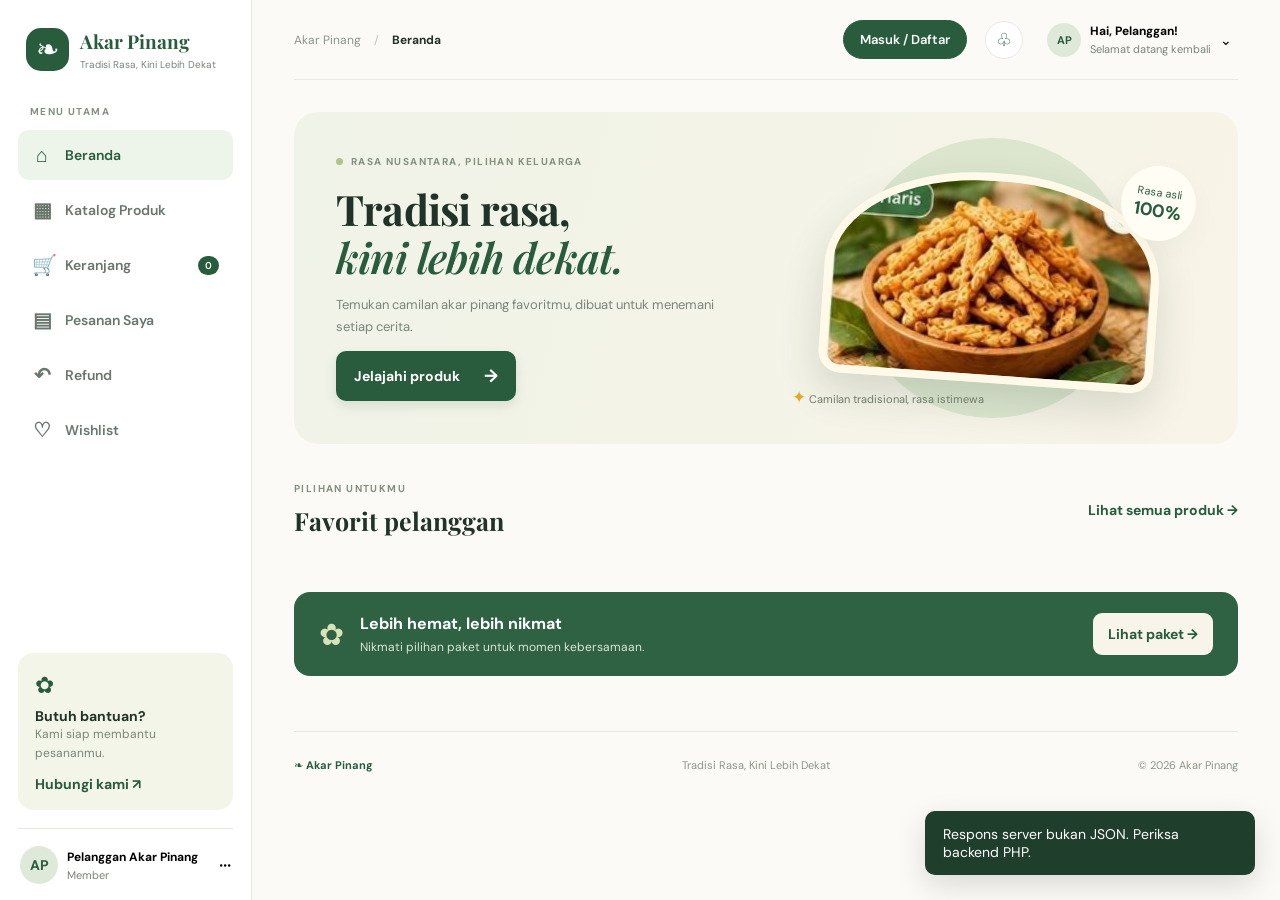
<file: akar-pinang-web/index.html>
<!doctype html>
<html lang="id">
<head>
<meta charset="utf-8">
<meta name="viewport" content="width=device-width,initial-scale=1">
<meta name="theme-color" content="#285c3d">
<title>Akar Pinang — Tradisi Rasa, Kini Lebih Dekat</title>

<link rel="preconnect" href="https://fonts.googleapis.com">
<link rel="preconnect" href="https://fonts.gstatic.com" crossorigin>
<link href="https://fonts.googleapis.com/css2?family=DM+Sans:wght@400;500;600;700&family=Playfair+Display:wght@600;700&display=swap" rel="stylesheet">

<link rel="stylesheet" href="style.css">
<link rel="stylesheet" href="auth.css">
</head>

<body>
<div class="app-shell">

<aside class="sidebar">
    <a class="brand" href="#home">
        <span class="brand-mark">❧</span>
        <span>
            <b>Akar Pinang</b>
            <small>Tradisi Rasa, Kini Lebih Dekat</small>
        </span>
    </a>

    <div class="side-label">MENU UTAMA</div>

    <nav class="side-nav">
        <button class="nav-item active" data-page="home"><span>⌂</span> Beranda</button>
        <button class="nav-item" data-page="catalog"><span>▦</span> Katalog Produk</button>
        <button class="nav-item" data-page="cart"><span>🛒</span> Keranjang <i id="cartCount">0</i></button>
        <button class="nav-item" data-page="orders"><span>▤</span> Pesanan Saya</button>
        <button class="nav-item" data-page="refund"><span>↶</span> Refund</button>
        <button class="nav-item" data-page="wishlist"><span>♡</span> Wishlist</button>
    </nav>

    <div class="sidebar-bottom">
        <div class="help-card">
            <span>✿</span>
            <b>Butuh bantuan?</b>
            <p>Kami siap membantu pesananmu.</p>
            <button onclick="toast('Hubungi admin Akar Pinang melalui kontak toko.')">Hubungi kami ↗</button>
        </div>

        <button class="profile-mini" data-page="account">
            <span class="avatar">AP</span>
            <span><b>Pelanggan Akar Pinang</b><small>Member</small></span>
            <span class="dots">···</span>
        </button>
    </div>
</aside>

<main class="main">

<header class="topbar">
    <button class="mobile-menu" id="mobileMenu">☰</button>
    <div class="breadcrumb">Akar Pinang <span>/</span> <b id="crumb">Beranda</b></div>
    <div class="top-actions">
        <button class="icon-button" aria-label="Notifikasi" onclick="toast('Belum ada notifikasi baru.')">♧</button>
        <button class="top-user" data-page="account">
            <span class="avatar small">AP</span>
            <span><b>Hai, Pelanggan!</b><small>Selamat datang kembali</small></span>⌄
        </button>
    </div>
</header>

<!-- BERANDA -->
<section class="page active" id="page-home">
    <div class="welcome-row">
        <div>
            <div class="eyebrow"><span></span> RASA NUSANTARA, PILIHAN KELUARGA</div>
            <h1>Tradisi rasa,<br><em>kini lebih dekat.</em></h1>
            <p class="muted">Temukan camilan akar pinang favoritmu, dibuat untuk menemani setiap cerita.</p>
            <button class="primary" data-page="catalog">Jelajahi produk <span>→</span></button>
        </div>

        <div class="hero-art">
            <div class="hero-circle"></div>
            <img src="assets/product1.jpg" alt="Akar pinang renyah dalam mangkuk">
            <span class="hero-sticker">Rasa asli<br><b>100%</b></span>
            <div class="hero-caption"><span>✦</span> Camilan tradisional, rasa istimewa</div>
        </div>
    </div>

    <div class="section-head">
        <div>
            <div class="eyebrow">PILIHAN UNTUKMU</div>
            <h2>Favorit pelanggan</h2>
        </div>
        <button class="text-link" data-page="catalog">Lihat semua produk →</button>
    </div>

    <div class="product-grid" id="homeProducts"></div>

    <div class="promo-strip">
        <span class="promo-icon">✿</span>
        <div>
            <b>Lebih hemat, lebih nikmat</b>
            <p>Nikmati pilihan paket untuk momen kebersamaan.</p>
        </div>
        <button class="light-button" data-page="catalog">Lihat paket →</button>
    </div>
</section>

<!-- KATALOG -->
<section class="page" id="page-catalog">
    <div class="page-heading">
        <div>
            <div class="eyebrow">TEMUKAN CAMILAN FAVORIT</div>
            <h1>Katalog Produk</h1>
            <p class="muted">Renyahnya tradisi dalam setiap gigitan.</p>
        </div>
        <div class="search-wrap">⌕ <input id="search" placeholder="Cari camilan..." aria-label="Cari produk"></div>
    </div>

    <div class="catalog-tools">
        <div class="chips">
            <button class="chip active" data-category="Semua">Semua</button>
            <button class="chip" data-category="Akar Pinang">Akar Pinang</button>
            <button class="chip" data-category="Camilan Lain">Camilan Lain</button>
        </div>

        <select id="sort" aria-label="Urutkan produk">
            <option value="popular">Paling populer</option>
            <option value="low">Harga terendah</option>
            <option value="high">Harga tertinggi</option>
            <option value="rating">Rating tertinggi</option>
        </select>
    </div>

    <div class="product-grid" id="catalogProducts"></div>
</section>

<!-- KERANJANG -->
<section class="page" id="page-cart">
    <div class="page-heading">
        <div>
            <div class="eyebrow">TINGGAL SELANGKAH LAGI</div>
            <h1>Keranjang Belanja</h1>
            <p class="muted">Pastikan pilihanmu sudah sesuai.</p>
        </div>
    </div>

    <div class="cart-layout">
        <div class="panel" id="cartItems"></div>

        <div class="panel summary-panel">
            <h3>Ringkasan belanja</h3>
            <label class="field-label">Kode voucher</label>

            <div class="voucher-row">
                <input id="voucher" placeholder="Masukkan kode promo">
                <button class="outline-button" id="applyVoucher">Pakai</button>
            </div>

            <div class="summary-line"><span>Subtotal</span><b id="subtotal">Rp0</b></div>
            <div class="summary-line"><span>Estimasi ongkir</span><b id="shipping">Rp12.000</b></div>
            <div class="summary-line discount-line"><span>Diskon</span><b id="discount">− Rp0</b></div>
            <div class="summary-total"><span>Total</span><b id="total">Rp12.000</b></div>

            <button class="primary full" id="checkoutBtn">Lanjut checkout <span>→</span></button>
            <p class="secure-note">♧ Pembayaran aman dan mudah</p>
        </div>
    </div>
</section>

<!-- CHECKOUT -->
<section class="page" id="page-checkout">
    <div class="page-heading">
        <div>
            <div class="eyebrow">PROSES PEMESANAN</div>
            <h1>Checkout</h1>
            <p class="muted">Lengkapi detail pengiriman dan pembayaran.</p>
        </div>
    </div>

    <div class="steps">
        <span class="step active">1 <b>Alamat</b></span>
        <i></i>
        <span class="step active">2 <b>Pembayaran</b></span>
        <i></i>
        <span class="step">3 <b>Konfirmasi</b></span>
    </div>

    <form class="panel checkout-form" id="checkoutForm">
        <h3>Alamat pengiriman</h3>

        <div class="form-grid">
            <label>
                Nama penerima
                <input required name="nama" type="text" placeholder="Nama lengkap penerima">
            </label>

            <label>
                Nomor telepon
                <input required name="telepon" type="tel" placeholder="08xxxxxxxxxx">
            </label>

            <label>
                Provinsi
                <input required name="provinsi" type="text" placeholder="Contoh: Kalimantan Selatan">
            </label>

            <label>
                Kota/Kabupaten
                <input required name="kota" type="text" placeholder="Contoh: Banjarmasin">
            </label>

            <label>
                Kecamatan
                <input required name="kecamatan" type="text" placeholder="Nama kecamatan">
            </label>

            <label>
                Kode pos
                <input required name="pos" type="text" inputmode="numeric" placeholder="Masukkan kode pos">
            </label>

            <label class="wide">
                Alamat lengkap
                <textarea required name="alamat" rows="3" placeholder="Nama jalan, nomor rumah, RT/RW, kelurahan..."></textarea>
            </label>
        </div>

        <h3>Jasa pengiriman</h3>

        <div class="choice-row">
            <label><input type="radio" name="ekspedisi" value="JNE" checked> JNE <small>Rp12.000</small></label>
            <label><input type="radio" name="ekspedisi" value="SiCepat"> SiCepat <small>Rp13.000</small></label>
            <label><input type="radio" name="ekspedisi" value="J&T Express"> J&amp;T Express <small>Rp14.000</small></label>
        </div>

        <h3>Metode pembayaran</h3>

        <div class="payment-grid">
            <label><input type="radio" name="payment" value="transfer_bank" checked> Transfer bank</label>
            <label><input type="radio" name="payment" value="dana"> DANA</label>
            <label><input type="radio" name="payment" value="ovo"> OVO</label>
            <label><input type="radio" name="payment" value="gopay"> GoPay</label>
            <label><input type="radio" name="payment" value="shopeepay"> ShopeePay</label>
            <label><input type="radio" name="payment" value="cod"> COD</label>
        </div>

        <button class="primary" type="submit">Buat pesanan <span>→</span></button>
        <p class="muted tiny">Pesanan dicatat dengan status pembayaran menunggu. Pembayaran belum diproses otomatis.</p>
    </form>
</section>

<!-- PESANAN -->
<section class="page" id="page-orders">
    <div class="page-heading">
        <div>
            <div class="eyebrow">RIWAYAT TRANSAKSI</div>
            <h1>Pesanan Saya</h1>
            <p class="muted">Pantau pesanan dan status pengirimanmu.</p>
        </div>
    </div>
    <div class="panel" id="ordersList"></div>
</section>

<!-- REFUND -->
<section class="page" id="page-refund">
    <div class="page-heading">
        <div>
            <div class="eyebrow">LAYANAN PELANGGAN</div>
            <h1>Pengajuan Refund</h1>
            <p class="muted">Ada kendala dengan pesanan? Kami siap membantu.</p>
        </div>
        <span class="refund-icon">↶</span>
    </div>

    <div class="refund-info">
        <span>ⓘ</span>
        <div>
            <b>Sebelum mengajukan refund</b>
            <p>Siapkan kode pesanan dan bukti foto jika ada. Pengajuan akan ditinjau oleh tim Akar Pinang.</p>
        </div>
    </div>

    <div class="refund-layout">
        <form class="panel checkout-form" id="refundForm">
            <h3>Formulir refund</h3>

            <label class="field-label">
                Kode pesanan
                <select required id="refundOrder">
                    <option value="">Pilih pesanan</option>
                </select>
            </label>

            <label class="field-label">
                Alasan refund
                <select required id="refundReason">
                    <option value="">Pilih alasan</option>
                    <option value="produk_rusak">Produk rusak</option>
                    <option value="produk_salah">Produk yang diterima salah</option>
                    <option value="tidak_sesuai">Produk tidak sesuai deskripsi</option>
                    <option value="pesanan_tidak_sampai">Pesanan tidak sampai</option>
                    <option value="lainnya">Alasan lainnya</option>
                </select>
            </label>

            <label class="field-label">
                Ceritakan kendalamu
                <textarea id="refundDescription" rows="4" placeholder="Jelaskan kendala yang kamu alami..."></textarea>
            </label>

            <label class="field-label">
                Bukti foto (opsional)
                <input id="refundPhoto" type="file" accept="image/jpeg,image/png,image/webp">
                <small class="muted">Format JPG, PNG atau WEBP.</small>
            </label>

            <h3>Pengembalian dana ke</h3>

            <label class="field-label">
                Metode refund
                <select id="refundMethod" required>
                    <option value="transfer_bank">Transfer bank</option>
                    <option value="dana">DANA</option>
                    <option value="ovo">OVO</option>
                    <option value="gopay">GoPay</option>
                    <option value="shopeepay">ShopeePay</option>
                </select>
            </label>

            <div id="bankFields" class="form-grid">
                <label>Nama bank<input id="bankName" placeholder="Contoh: BCA"></label>
                <label>Nomor rekening / akun<input id="accountNumber" placeholder="Nomor tujuan"></label>
                <label class="wide">Atas nama<input id="accountHolder" placeholder="Nama pemilik rekening"></label>
            </div>

            <button class="primary" type="submit">Kirim pengajuan refund <span>→</span></button>
            <p class="muted tiny">Pengajuan refund mengikuti pemeriksaan dan ketentuan server.</p>
        </form>

        <div class="panel refund-history">
            <h3>Riwayat refund</h3>
            <p class="muted">Status pengajuanmu akan muncul di sini.</p>
            <div id="refundList" class="empty-state">
                <span>↶</span>
                <b>Belum ada pengajuan</b>
                <small>Riwayat refund akan tampil setelah pengajuan dibuat.</small>
            </div>
        </div>
    </div>
</section>

<!-- WISHLIST -->
<section class="page" id="page-wishlist">
    <div class="page-heading">
        <div>
            <div class="eyebrow">SIMPAN UNTUK NANTI</div>
            <h1>Wishlist</h1>
            <p class="muted">Produk yang kamu sukai.</p>
        </div>
    </div>
    <div class="product-grid" id="wishlistProducts"></div>
</section>

<!-- AKUN -->
<section class="page" id="page-account">
    <div class="page-heading">
        <div>
            <div class="eyebrow">RUANG PRIBADIMU</div>
            <h1>Akun Saya</h1>
            <p class="muted">Kelola informasi dan preferensimu.</p>
        </div>
    </div>

    <div class="panel account-panel">
        <span class="avatar large">AP</span>
        <div>
            <h2>Pelanggan Akar Pinang</h2>
            <span class="member-tag">✦ Member</span>
            <p class="muted">Selamat datang di keluarga Akar Pinang.</p>
        </div>
    </div>

    <div class="account-links">
        <button data-page="orders"><span>▤</span><b>Pesanan Saya</b><small>Lihat riwayat pembelian</small>→</button>
        <button data-page="refund"><span>↶</span><b>Refund</b><small>Ajukan atau cek status refund</small>→</button>
        <button data-page="wishlist"><span>♡</span><b>Wishlist</b><small>Produk favoritmu</small>→</button>
        <button onclick="toast('Pengaturan akun akan tersedia pada versi terhubung database.')"><span>⚙</span><b>Pengaturan</b><small>Notifikasi dan bahasa</small>→</button>
    </div>
</section>

<!-- DETAIL PRODUK -->
<section class="page" id="page-detail">
    <button class="text-link back-link" data-page="catalog">← Kembali ke katalog</button>
    <div id="detailContent"></div>
</section>

<footer class="footer">
    <span>❧ <b>Akar Pinang</b></span>
    <span>Tradisi Rasa, Kini Lebih Dekat</span>
    <span>© 2026 Akar Pinang</span>
</footer>

</main>
</div>

<div class="toast" id="toast"></div>

<nav class="mobile-nav">
    <button data-page="home"><span>⌂</span>Home</button>
    <button data-page="catalog"><span>▦</span>Katalog</button>
    <button data-page="cart"><span>🛒</span>Keranjang</button>
    <button data-page="orders"><span>▤</span>Pesanan</button>
    <button data-page="account"><span>○</span>Akun</button>
</nav>

<script src="app.js"></script>
<script src="auth.js"></script>
</body>
</html>
</file>
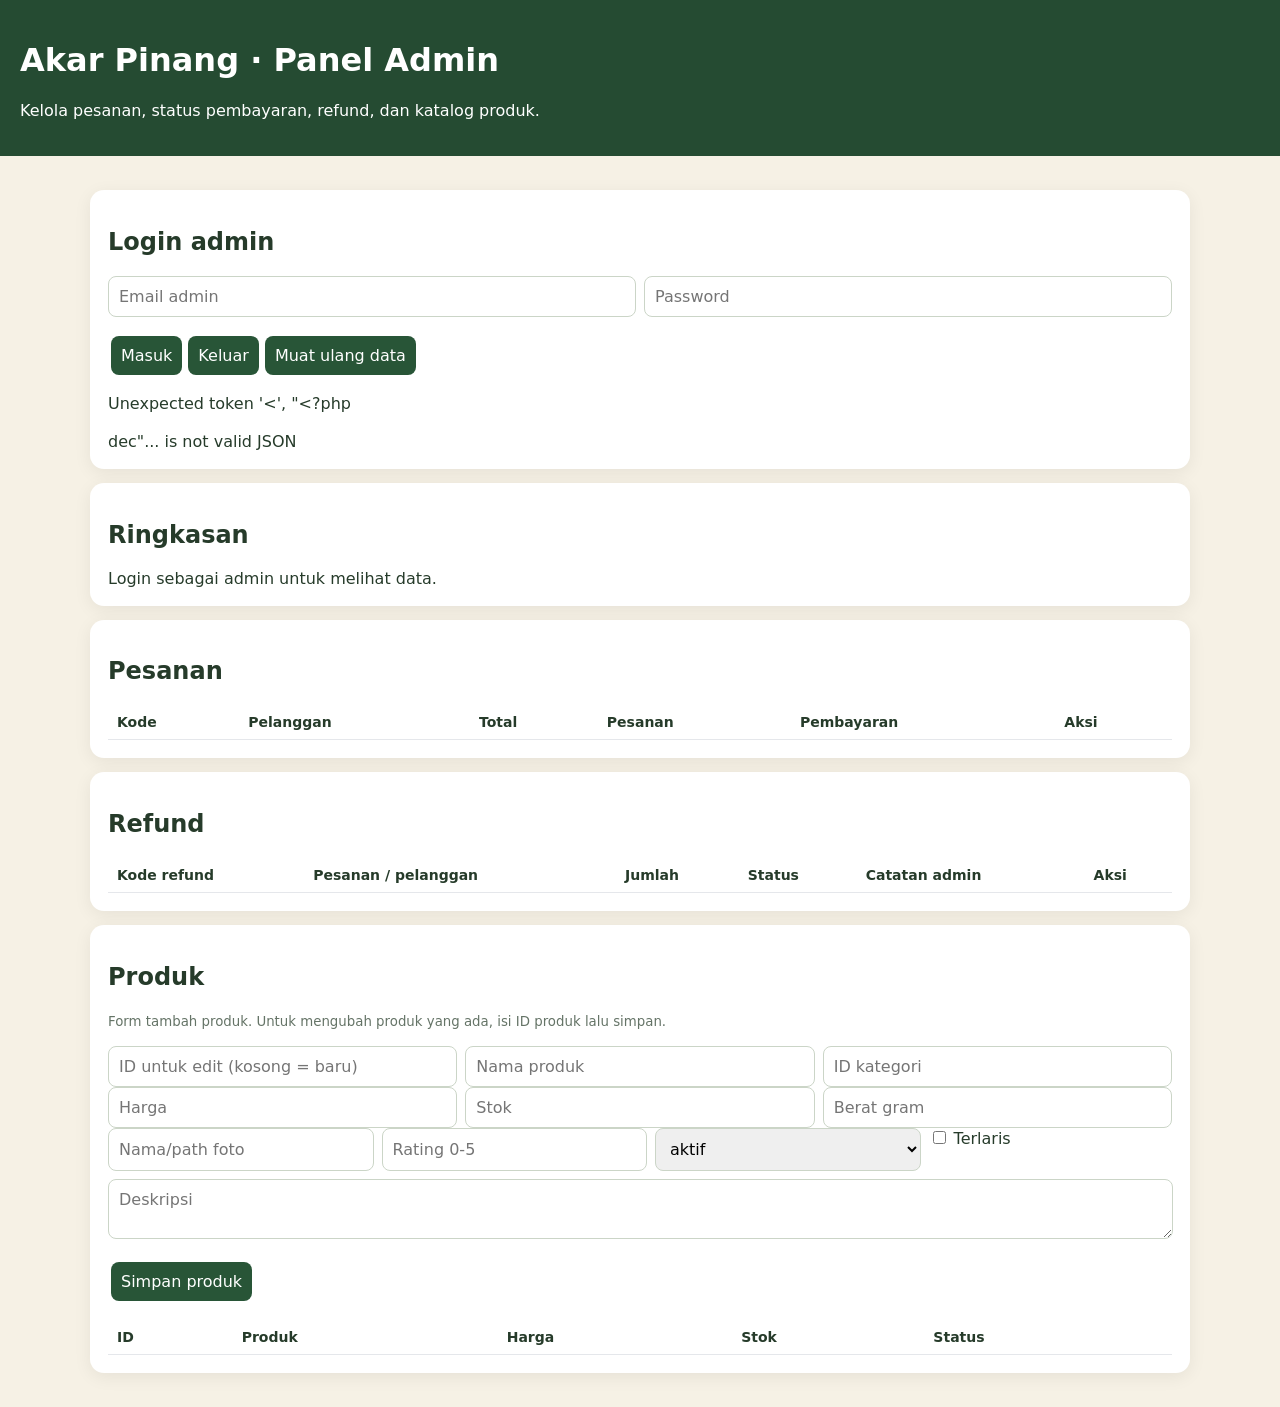
<file: akar-pinang-web/backend/admin.html>
<!doctype html><html lang="id"><head><meta charset="utf-8"><meta name="viewport" content="width=device-width,initial-scale=1"><title>Admin Akar Pinang</title><style>body{font:16px system-ui;background:#f6f1e5;color:#263b2a;margin:0}header{background:#254b32;color:#fff;padding:20px}main{max-width:1100px;margin:auto;padding:20px}.box{background:white;border-radius:14px;padding:18px;margin:14px 0;box-shadow:0 4px 18px #0001}input,select,button,textarea{font:inherit;padding:10px;border:1px solid #cbd5c7;border-radius:8px}button{background:#285537;color:white;cursor:pointer;border:0;margin:3px}table{border-collapse:collapse;width:100%;overflow:auto}td,th{text-align:left;padding:9px;border-bottom:1px solid #e5e7eb;font-size:14px}small{color:#657467}.row{display:flex;gap:8px;flex-wrap:wrap}.row>*{flex:1;min-width:150px}.scroll{overflow:auto}#msg{white-space:pre-wrap}</style></head><body><header><h1>Akar Pinang · Panel Admin</h1><p>Kelola pesanan, status pembayaran, refund, dan katalog produk.</p></header><main><div class="box"><h2>Login admin</h2><div class="row"><input id="email" type="email" placeholder="Email admin"><input id="password" type="password" placeholder="Password"></div><p><button onclick="login()">Masuk</button><button onclick="logout()">Keluar</button><button onclick="refresh()">Muat ulang data</button></p><div id="msg"></div></div><div class="box"><h2>Ringkasan</h2><div id="stats">Login sebagai admin untuk melihat data.</div></div><div class="box"><h2>Pesanan</h2><div class="scroll"><table><thead><tr><th>Kode</th><th>Pelanggan</th><th>Total</th><th>Pesanan</th><th>Pembayaran</th><th>Aksi</th></tr></thead><tbody id="orders"></tbody></table></div></div><div class="box"><h2>Refund</h2><div class="scroll"><table><thead><tr><th>Kode refund</th><th>Pesanan / pelanggan</th><th>Jumlah</th><th>Status</th><th>Catatan admin</th><th>Aksi</th></tr></thead><tbody id="refunds"></tbody></table></div></div><div class="box"><h2>Produk</h2><p><small>Form tambah produk. Untuk mengubah produk yang ada, isi ID produk lalu simpan.</small></p><div class="row"><input id="pid" type="number" placeholder="ID untuk edit (kosong = baru)"><input id="pname" placeholder="Nama produk"><input id="pcat" type="number" placeholder="ID kategori"></div><div class="row"><input id="pprice" type="number" min="0" placeholder="Harga"><input id="pstock" type="number" min="0" placeholder="Stok"><input id="pweight" type="number" min="1" placeholder="Berat gram"></div><div class="row"><input id="pphoto" placeholder="Nama/path foto"><input id="prating" type="number" min="0" max="5" step="0.1" placeholder="Rating 0-5"><select id="pstatus"><option>aktif</option><option>nonaktif</option></select><label><input id="phot" type="checkbox"> Terlaris</label></div><textarea id="pdesc" placeholder="Deskripsi" style="width:98%;margin-top:8px"></textarea><p><button onclick="saveProduct()">Simpan produk</button></p><div class="scroll"><table><thead><tr><th>ID</th><th>Produk</th><th>Harga</th><th>Stok</th><th>Status</th></tr></thead><tbody id="products"></tbody></table></div></div></main><script>
let csrf='';const api=async(action,method='GET',data=null)=>{let opt={method,credentials:'same-origin',headers:{}};if(data instanceof FormData)opt.body=data;else if(data!==null){opt.headers['Content-Type']='application/json';opt.body=JSON.stringify(data)}if(method!=='GET'&&csrf)opt.headers['X-CSRF-Token']=csrf;let r=await fetch('api.php?action='+action,opt);let j=await r.json();if(!r.ok)throw Error(j.error||'Permintaan gagal');return j};const msg=s=>document.getElementById('msg').textContent=s;async function init(){try{csrf=(await api('csrf')).csrf}catch(e){msg(e.message)}}async function login(){try{await init();let r=await api('login','POST',{email:email.value,password:password.value});csrf=r.csrf;if(!r.user.admin)throw Error('Akun ini bukan admin. Set is_admin=1 melalui database.');msg('Login admin berhasil.');await refresh()}catch(e){msg(e.message)}}async function logout(){try{await api('logout','POST',{});msg('Logout berhasil.');document.querySelectorAll('tbody').forEach(x=>x.innerHTML='')}catch(e){msg(e.message)}}async function refresh(){try{let s=await api('admin-dashboard');stats.textContent=Object.entries(s.stats).map(([k,v])=>k+': '+v).join(' · ');let o=await api('admin-orders');orders.innerHTML=o.orders.map(x=>`<tr><td>${esc(x.kode_pesanan)}</td><td>${esc(x.nama)}<br><small>${esc(x.email)}</small></td><td>${money(x.total_bayar)}</td><td><select id="os${x.id_pesanan}">${['menunggu','diproses','dikirim','selesai','dibatalkan'].map(v=>`<option ${x.status_pesanan===v?'selected':''}>${v}</option>`).join('')}</select></td><td><select id="ps${x.id_pesanan}">${['menunggu','berhasil','gagal','dikembalikan'].map(v=>`<option ${x.status_pembayaran===v?'selected':''}>${v}</option>`).join('')}</select></td><td><button onclick="saveOrder(${x.id_pesanan})">Simpan</button><button onclick="savePay(${x.id_pesanan},${x.id_pesanan})">Simpan bayar</button></td></tr>`).join('');let r=await api('admin-refunds');refunds.innerHTML=r.refunds.map(x=>`<tr><td>${esc(x.kode_refund)}</td><td>${esc(x.kode_pesanan)}<br>${esc(x.nama)}</td><td>${money(x.jumlah_refund)}</td><td><select id="rs${x.id_refund}">${['diajukan','ditinjau','disetujui','ditolak','selesai'].map(v=>`<option ${x.status_refund===v?'selected':''}>${v}</option>`).join('')}</select></td><td><input id="rn${x.id_refund}" value="${esc(x.catatan_admin||'')}" placeholder="Catatan"></td><td><button onclick="saveRefund(${x.id_refund})">Simpan</button></td></tr>`).join('');let p=await api('admin-products');products.innerHTML=p.products.map(x=>`<tr><td>${x.id_produk}</td><td>${esc(x.nama_produk)}</td><td>${money(x.harga)}</td><td>${x.stok}</td><td>${esc(x.status_produk)}</td></tr>`).join('');msg('Data berhasil dimuat.')}catch(e){msg(e.message)}}async function saveProduct(){try{await api('admin-product-save','POST',{id_produk:Number(pid.value||0),nama_produk:pname.value,id_kategori:Number(pcat.value),harga:Number(pprice.value),stok:Number(pstock.value),berat_gram:Number(pweight.value),foto_produk:pphoto.value, rating:Number(prating.value||0),status_produk:pstatus.value,terlaris:phot.checked,deskripsi:pdesc.value});msg('Produk disimpan.');await refresh()}catch(e){msg(e.message)}}async function saveOrder(id){try{await api('admin-order-status','POST',{id_pesanan:id,status_pesanan:document.getElementById('os'+id).value});await refresh()}catch(e){msg(e.message)}}async function savePay(id){try{let x=(await api('admin-orders')).orders.find(x=>x.id_pesanan==id);await api('admin-payment-status','POST',{id_pembayaran:x.id_pembayaran,status_pembayaran:document.getElementById('ps'+id).value});await refresh()}catch(e){msg(e.message)}}async function saveRefund(id){try{await api('admin-refund-status','POST',{id_refund:id,status_refund:document.getElementById('rs'+id).value,catatan_admin:document.getElementById('rn'+id).value});await refresh()}catch(e){msg(e.message)}}function money(n){return 'Rp'+Number(n||0).toLocaleString('id-ID')}function esc(s){return String(s??'').replace(/[&<>"']/g,c=>({'&':'&amp;','<':'&lt;','>':'&gt;','"':'&quot;',"'":'&#39;'}[c]))}init();
</script></body></html>
</file>
<file: akar-pinang-web/style.css>
:root{--green:#285c3d;--green2:#39784e;--pale:#edf3e9;--cream:#fbf8ef;--ink:#203329;--muted:#7a857b;--line:#e7e9df;--white:#fff;--gold:#e6a52b;--shadow:0 10px 28px #1f40200b}*{box-sizing:border-box}body{margin:0;background:#fbfaf6;color:var(--ink);font-family:'DM Sans',sans-serif;font-size:14px}button,input,select,textarea{font:inherit}button{cursor:pointer}button:focus-visible,input:focus-visible,select:focus-visible,textarea:focus-visible{outline:3px solid #a8c9a6;outline-offset:2px}.app-shell{min-height:100vh}.sidebar{width:252px;background:#fff;position:fixed;inset:0 auto 0 0;padding:28px 18px 16px;border-right:1px solid var(--line);display:flex;flex-direction:column;z-index:5}.brand{display:flex;gap:11px;align-items:center;text-decoration:none;color:var(--green);padding:0 8px 34px}.brand-mark{display:grid;place-items:center;width:43px;height:43px;border-radius:15px;background:var(--green);color:#fff;font-size:28px}.brand b{display:block;font-family:'Playfair Display',serif;font-size:19px}.brand small{display:block;font-size:10px;color:var(--muted);margin-top:4px}.side-label,.eyebrow{font-size:10px;letter-spacing:1.4px;font-weight:700;color:#829080}.side-label{padding:0 12px 12px}.side-nav{display:grid;gap:5px}.nav-item{border:0;background:transparent;text-align:left;color:#69766c;padding:12px 14px;border-radius:11px;display:flex;align-items:center;gap:13px;font-weight:600}.nav-item span{width:20px;font-size:20px;text-align:center}.nav-item.active,.nav-item:hover{background:#edf4e9;color:var(--green)}.nav-item i{font-style:normal;margin-left:auto;background:var(--green);color:white;font-size:10px;border-radius:20px;padding:3px 7px}.sidebar-bottom{margin-top:auto}.help-card{padding:17px;background:#f4f5e9;border-radius:15px;margin-bottom:18px}.help-card>span{color:var(--green);font-size:23px}.help-card b{display:block;margin-top:7px}.help-card p{color:var(--muted);font-size:12px;line-height:1.6}.help-card button{border:0;background:transparent;color:var(--green);font-weight:700;padding:0}.profile-mini{display:flex;align-items:center;gap:9px;width:100%;border:0;border-top:1px solid var(--line);padding:17px 2px 0;background:white;text-align:left}.profile-mini b,.top-user b{display:block;font-size:12px}.profile-mini small,.top-user small{display:block;color:var(--muted);font-size:11px;margin-top:3px}.avatar{display:grid;place-items:center;background:#dfe9d9;color:var(--green);width:38px;height:38px;border-radius:50%;font-weight:700}.avatar.small{width:34px;height:34px;font-size:11px}.avatar.large{width:70px;height:70px;font-size:20px}.dots{margin-left:auto;font-size:22px}.main{margin-left:252px;padding:0 42px;max-width:1600px;min-height:100vh}.topbar{height:80px;display:flex;align-items:center;justify-content:space-between;border-bottom:1px solid var(--line);margin-bottom:32px}.breadcrumb{color:#8b938a;font-size:12px}.breadcrumb span{padding:0 10px;color:#c0c6bb}.breadcrumb b{color:var(--ink)}.top-actions{display:flex;align-items:center;gap:18px}.icon-button{border:1px solid var(--line);border-radius:50%;width:38px;height:38px;background:white;color:var(--green);font-size:18px}.top-user{display:flex;align-items:center;gap:9px;background:transparent;border:0;text-align:left}.mobile-menu{display:none}.page{display:none;animation:fade .25s ease}.page.active{display:block}@keyframes fade{from{opacity:.6;transform:translateY(3px)}to{opacity:1;transform:none}}.welcome-row{min-height:330px;display:grid;grid-template-columns:1.05fr .95fr;align-items:center;background:linear-gradient(105deg,#f0f3e8,#f8f4e7);border-radius:24px;padding:36px 42px;overflow:hidden;position:relative}.eyebrow{display:flex;align-items:center;gap:8px}.eyebrow span{width:7px;height:7px;background:#b2c48b;border-radius:50%}h1,h2,h3,p{margin-top:0}h1{font-family:'Playfair Display',serif;font-size:42px;line-height:1.15;letter-spacing:-.8px;margin:17px 0 13px}h1 em{color:var(--green);font-weight:600}h2{font-family:'Playfair Display',serif;font-size:25px;margin:9px 0 0}h3{font-size:16px;margin:0 0 19px}.muted{color:var(--muted);line-height:1.7}.welcome-row .muted{max-width:390px;font-size:13px}.primary{border:0;border-radius:10px;background:var(--green);color:white;padding:13px 18px;font-weight:700;display:inline-flex;gap:24px;align-items:center;justify-content:center;box-shadow:0 5px 12px #285c3d22}.primary:hover{background:#1d492f}.primary span{font-size:18px}.hero-art{height:260px;position:relative;display:grid;place-items:center}.hero-circle{position:absolute;width:280px;height:280px;border-radius:50%;background:#dce6cf}.hero-art img{position:relative;width:82%;height:210px;object-fit:cover;border-radius:48% 48% 22px 22px;transform:rotate(4deg);box-shadow:0 18px 40px #20332926;border:8px solid #fff9e9}.hero-sticker{position:absolute;right:0;top:18px;border-radius:50%;background:#fffdf4;color:var(--green);width:75px;height:75px;display:grid;place-content:center;text-align:center;font-size:11px;box-shadow:var(--shadow);transform:rotate(9deg)}.hero-sticker b{font-size:18px}.hero-caption{position:absolute;bottom:0;left:5px;font-size:11px;color:#6e7b67}.hero-caption span{color:var(--gold);font-size:17px}.section-head,.page-heading{display:flex;align-items:center;justify-content:space-between;gap:18px}.section-head{margin:38px 0 20px}.text-link{background:none;border:0;color:var(--green);font-weight:700;padding:10px 0}.product-grid{display:grid;grid-template-columns:repeat(3,minmax(0,1fr));gap:18px}.product-card{background:white;border:1px solid #edeee6;border-radius:15px;overflow:hidden;box-shadow:var(--shadow);transition:transform .2s,box-shadow .2s}.product-card:hover{transform:translateY(-3px);box-shadow:0 15px 35px #20332912}.product-photo{height:175px;position:relative;overflow:hidden;background:#ece9d9;cursor:pointer}.product-photo img{width:100%;height:100%;object-fit:cover;display:block}.tag{position:absolute;top:12px;left:12px;border-radius:20px;background:#2e6947;color:white;padding:5px 9px;font-size:10px;font-weight:700}.heart{position:absolute;right:11px;top:10px;border:0;background:#ffffffdf;color:#315b40;border-radius:50%;width:31px;height:31px;font-size:19px}.heart.saved{color:#d45d50}.product-info{padding:14px 15px 15px}.product-info h3{font-size:14px;margin:0 0 7px;cursor:pointer}.rating{font-size:11px;color:#8b9187}.rating span{color:var(--gold);font-size:15px;margin-right:4px}.product-bottom{display:flex;align-items:center;justify-content:space-between;margin-top:13px}.price{font-weight:700;font-size:15px}.add-button{width:34px;height:34px;border-radius:50%;background:var(--green);color:white;border:0;font-size:23px;line-height:1}.promo-strip{margin:35px 0 10px;background:#2e6242;color:white;border-radius:16px;padding:21px 25px;display:flex;align-items:center;gap:16px}.promo-icon{font-size:30px;color:#d9e3b9}.promo-strip b{font-size:16px}.promo-strip p{font-size:12px;color:#dbe6d8;margin:5px 0 0}.light-button{margin-left:auto;border:0;border-radius:9px;padding:12px 15px;background:#f7f5e9;color:var(--green);font-weight:700;white-space:nowrap}.page-heading{margin:8px 0 26px}.page-heading h1{font-size:36px;margin:10px 0 6px}.page-heading p{margin-bottom:0}.search-wrap{display:flex;gap:10px;align-items:center;background:white;border:1px solid var(--line);border-radius:10px;padding:0 13px;color:var(--green);height:43px;min-width:230px;font-size:22px}.search-wrap input{border:0;outline:0;width:100%;font-size:12px}.catalog-tools{display:flex;align-items:center;justify-content:space-between;margin-bottom:22px}.chips{display:flex;gap:8px;flex-wrap:wrap}.chip{border:1px solid var(--line);background:white;border-radius:30px;padding:10px 17px;color:#647067;font-size:12px}.chip.active{background:var(--green);color:white;border-color:var(--green)}select,input,textarea{color:var(--ink)}#sort{border:1px solid var(--line);border-radius:9px;padding:11px;background:white;min-width:150px;font-size:12px}.cart-layout{display:grid;grid-template-columns:1.5fr 1fr;gap:20px;align-items:start}.panel{background:white;border:1px solid var(--line);border-radius:15px;padding:24px;box-shadow:var(--shadow)}.cart-item{display:grid;grid-template-columns:90px 1fr auto;gap:15px;padding:17px 0;border-bottom:1px solid var(--line);align-items:center}.cart-item:first-child{padding-top:0}.cart-item:last-child{border:0;padding-bottom:0}.cart-item img{width:90px;height:80px;object-fit:cover;border-radius:10px}.cart-item h3{font-size:13px;margin:0 0 6px}.cart-item small{color:var(--muted)}.qty{display:flex;align-items:center;gap:12px;margin-top:10px}.qty button{border:1px solid var(--line);background:white;border-radius:6px;width:25px;height:25px}.item-end{text-align:right}.remove{display:block;border:0;background:transparent;color:#b5685c;margin:12px 0 0 auto;font-size:11px}.summary-panel h3{margin-bottom:20px}.field-label{display:block;font-weight:600;font-size:12px;margin:16px 0 8px}.voucher-row{display:flex;gap:7px;margin-bottom:22px}.voucher-row input,.field-label+input{min-width:0}.voucher-row input,.form-grid input,.checkout-form input:not([type=radio]):not([type=file]),.checkout-form select,.checkout-form textarea,.field-label textarea,.field-label select{border:1px solid var(--line);border-radius:8px;padding:12px;background:#fff;width:100%;font-size:12px}.outline-button{border:1px solid var(--green);background:white;color:var(--green);border-radius:8px;padding:0 13px;font-weight:700}.summary-line,.summary-total{display:flex;justify-content:space-between;align-items:center;margin:15px 0;color:#69766b;font-size:12px}.summary-line b{color:var(--ink)}.discount-line b{color:var(--green)}.summary-total{border-top:1px solid var(--line);padding-top:18px;margin-top:18px;color:var(--ink);font-size:14px}.summary-total b{font-size:22px;color:var(--green)}.full{width:100%;margin-top:10px}.secure-note{text-align:center;font-size:11px;color:var(--muted);margin:14px 0 0}.empty-state{display:flex;flex-direction:column;align-items:center;justify-content:center;text-align:center;gap:10px;padding:45px 20px;color:var(--muted)}.empty-state span{font-size:32px;color:#9eb39a}.empty-state b{color:var(--ink)}.empty-state small{line-height:1.6}.steps{display:flex;align-items:center;gap:12px;max-width:600px;margin:0 auto 25px;justify-content:center}.step{display:flex;align-items:center;gap:8px;color:#9aa49a;font-size:12px}.step{border-radius:30px}.step:first-letter{font-weight:700}.step.active{color:var(--green)}.step.active::first-letter{color:var(--green)}.steps i{height:1px;background:var(--line);width:55px}.checkout-form{max-width:850px;margin:0 auto}.checkout-form h3:not(:first-child){margin-top:27px;padding-top:20px;border-top:1px solid var(--line)}.form-grid{display:grid;grid-template-columns:1fr 1fr;gap:14px}.form-grid label{font-size:12px;font-weight:600;display:block}.form-grid input,.form-grid textarea{margin-top:8px}.form-grid .wide{grid-column:1/-1}.choice-row{display:flex;gap:10px;flex-wrap:wrap}.choice-row label,.payment-grid label{border:1px solid var(--line);border-radius:9px;padding:13px;display:flex;align-items:center;gap:8px;flex:1;min-width:150px;font-size:12px}.choice-row small{margin-left:auto;color:var(--muted)}.payment-grid{display:grid;grid-template-columns:repeat(3,1fr);gap:9px;margin-bottom:25px}.payment-grid label{min-width:0}.order-row{display:flex;justify-content:space-between;align-items:center;padding:18px 0;border-bottom:1px solid var(--line);gap:15px}.order-row:last-child{border:0}.order-row b{display:block}.order-row small{color:var(--muted);display:block;margin-top:5px}.status{font-size:10px;padding:6px 9px;border-radius:30px;background:#edf4e9;color:var(--green);white-space:nowrap}.status.wait{background:#fff1d8;color:#946b17}.refund-icon{font-size:35px;color:var(--green);background:var(--pale);border-radius:50%;width:68px;height:68px;display:grid;place-items:center}.refund-info{display:flex;gap:13px;padding:17px 20px;background:#f0f5eb;border:1px solid #e1eadb;border-radius:12px;margin-bottom:22px;color:var(--green)}.refund-info>span{font-size:20px}.refund-info b{font-size:13px}.refund-info p{font-size:12px;line-height:1.6;color:#667b68;margin:5px 0 0}.refund-layout{display:grid;grid-template-columns:1.3fr .8fr;gap:20px;align-items:start}.refund-history .empty-state{padding:35px 8px}.tiny{font-size:10px;margin-top:15px}.account-panel{display:flex;gap:20px;align-items:center}.account-panel h2{font-size:23px;margin:0 0 9px}.account-panel p{margin:8px 0 0}.member-tag{font-size:11px;color:var(--green);background:var(--pale);border-radius:20px;padding:5px 9px}.account-links{display:grid;grid-template-columns:1fr 1fr;gap:14px;margin-top:20px}.account-links button{border:1px solid var(--line);background:white;border-radius:12px;padding:19px;display:grid;grid-template-columns:35px 1fr auto;grid-template-rows:auto auto;gap:5px 12px;text-align:left;align-items:center}.account-links button>span{grid-row:1/3;font-size:24px;color:var(--green)}.account-links button>b{font-size:13px}.account-links button>small{color:var(--muted);font-size:11px}.account-links button>svg,.account-links button> :last-child{grid-column:3;grid-row:1/3;color:var(--green)}.detail-layout{display:grid;grid-template-columns:1fr 1fr;gap:32px;align-items:center}.detail-image img{width:100%;max-height:400px;object-fit:cover;border-radius:18px}.detail-layout h1{font-size:35px}.detail-price{font-size:26px;color:var(--green);font-weight:700;margin:17px 0}.variant-row{display:flex;gap:8px;margin:10px 0 18px}.variant-row button{border:1px solid var(--line);background:white;padding:10px 15px;border-radius:8px}.variant-row button.selected{border-color:var(--green);background:var(--pale);color:var(--green)}.back-link{margin-bottom:18px}.footer{display:flex;justify-content:space-between;gap:12px;border-top:1px solid var(--line);padding:26px 0;margin-top:55px;color:#8b958b;font-size:11px}.footer span:first-child{color:var(--green)}.toast{position:fixed;bottom:25px;right:25px;background:#1f3e2b;color:white;padding:14px 18px;border-radius:10px;box-shadow:0 10px 30px #0002;opacity:0;transform:translateY(10px);pointer-events:none;transition:.25s;z-index:20;max-width:330px}.toast.show{opacity:1;transform:translateY(0)}.mobile-nav{display:none}
@media(min-width:1400px){.main{padding:0 55px}.product-grid{grid-template-columns:repeat(3,minmax(0,1fr))}.product-photo{height:195px}}@media(max-width:1100px){.sidebar{width:220px}.main{margin-left:220px;padding:0 25px}.welcome-row{padding:28px}.product-grid{grid-template-columns:repeat(2,minmax(0,1fr))}.hero-art img{width:90%}.refund-layout{grid-template-columns:1fr}.cart-layout{grid-template-columns:1.2fr 1fr}}@media(max-width:760px){body{padding-bottom:70px}.sidebar{display:none}.main{margin:0;padding:0 17px}.topbar{height:65px;margin-bottom:20px}.mobile-menu{display:none}.top-user span:not(.avatar){display:none}.top-user{padding:0}.breadcrumb{font-size:11px}.top-actions{gap:9px}.icon-button{width:34px;height:34px}.welcome-row{display:block;padding:26px 22px 20px;border-radius:19px}.welcome-row h1{font-size:34px}.welcome-row .muted{font-size:12px}.hero-art{height:200px;margin-top:6px}.hero-circle{width:185px;height:185px}.hero-art img{width:72%;height:150px}.hero-sticker{right:7%;top:6px;width:62px;height:62px;font-size:10px}.hero-sticker b{font-size:15px}.hero-caption{bottom:0;left:0;font-size:10px}.section-head{margin:28px 0 16px;align-items:end}.section-head h2{font-size:22px}.text-link{font-size:11px}.product-grid{grid-template-columns:repeat(2,minmax(0,1fr));gap:11px}.product-photo{height:125px}.product-info{padding:11px}.product-info h3{font-size:12px;line-height:1.4}.rating{font-size:10px}.price{font-size:13px}.add-button{width:29px;height:29px;font-size:20px}.tag{font-size:9px;top:7px;left:7px}.heart{width:27px;height:27px;right:7px;top:7px}.promo-strip{padding:16px;gap:10px;margin-top:25px}.promo-strip b{font-size:13px}.promo-strip p{font-size:10px}.promo-icon{font-size:23px}.light-button{padding:10px;font-size:10px}.page-heading{align-items:flex-start;flex-direction:column;margin:5px 0 20px}.page-heading h1{font-size:32px}.search-wrap{width:100%;min-width:0}.catalog-tools{align-items:flex-start;gap:12px;flex-direction:column}.chips{gap:6px}.chip{padding:9px 13px}.cart-layout{grid-template-columns:1fr}.panel{padding:18px}.cart-item{grid-template-columns:68px 1fr auto;gap:10px}.cart-item img{width:68px;height:68px}.cart-item h3{font-size:12px}.cart-item .price{font-size:12px}.qty{gap:7px}.item-end{font-size:11px}.summary-panel{position:static}.steps{gap:7px}.step{font-size:10px;gap:5px}.steps i{width:20px}.form-grid{grid-template-columns:1fr}.form-grid .wide{grid-column:auto}.choice-row{display:grid;grid-template-columns:1fr}.choice-row label{min-width:0}.payment-grid{grid-template-columns:1fr 1fr}.refund-layout{grid-template-columns:1fr}.refund-info{padding:14px}.account-links{grid-template-columns:1fr}.account-panel{gap:14px}.account-panel h2{font-size:19px}.footer{margin-top:35px;flex-wrap:wrap;justify-content:center;text-align:center;padding-bottom:20px}.footer span{width:100%}.mobile-nav{position:fixed;display:flex;bottom:0;left:0;right:0;height:66px;background:#fff;border-top:1px solid var(--line);z-index:10;justify-content:space-around;padding:5px 3px env(safe-area-inset-bottom)}.mobile-nav button{border:0;background:transparent;color:#859087;display:flex;flex-direction:column;align-items:center;justify-content:center;gap:3px;font-size:9px;flex:1}.mobile-nav button span{font-size:21px;color:var(--green)}.detail-layout{grid-template-columns:1fr;gap:18px}.detail-layout h1{font-size:29px}.detail-image img{max-height:250px}.refund-icon{width:50px;height:50px;font-size:27px}.toast{bottom:80px;right:12px;left:12px;max-width:none}.checkout-form>.primary{width:100%}}@media(max-width:370px){.product-photo{height:105px}.welcome-row h1{font-size:30px}.payment-grid{grid-template-columns:1fr}.hero-art{height:175px}}
</file>
<file: akar-pinang-web/auth.css>
.auth-launch{border:1px solid #285c3d;background:#285c3d;color:#fff;border-radius:999px;padding:10px 16px;font:600 13px 'DM Sans',sans-serif;cursor:pointer;white-space:nowrap}.auth-launch:hover,.auth-submit:hover{background:#1e482f}.auth-modal[hidden]{display:none!important}.auth-modal{position:fixed;inset:0;z-index:9999;display:grid;place-items:center;padding:18px;font-family:'DM Sans',sans-serif}.auth-backdrop{position:absolute;inset:0;background:rgba(18,35,24,.62);backdrop-filter:blur(4px)}.auth-card{position:relative;width:min(100%,440px);max-height:calc(100vh - 36px);overflow:auto;background:#fffdf7;border:1px solid #e7e2d5;border-radius:24px;padding:32px;box-shadow:0 24px 80px #10271940}.auth-close{position:absolute;right:16px;top:12px;border:0;background:transparent;color:#536458;font-size:30px;cursor:pointer}.auth-brand{font-family:'Playfair Display',Georgia,serif;font-size:22px;color:#285c3d;display:flex;gap:9px;align-items:center}.auth-brand span{font-weight:700}.auth-kicker{font-size:10px;letter-spacing:1.5px;font-weight:700;color:#78916f;margin:18px 0 8px}.auth-card h2{font-family:'Playfair Display',Georgia,serif;font-size:30px;line-height:1.2;color:#203f2b;margin:0 0 8px}.auth-subtitle{font-size:13px;color:#738075;margin:0 0 22px}.auth-tabs{display:grid;grid-template-columns:1fr 1fr;background:#edf0e8;border-radius:12px;padding:4px;margin-bottom:20px}.auth-tabs button{border:0;border-radius:9px;padding:11px;background:transparent;color:#536458;font-weight:700;cursor:pointer}.auth-tabs button.selected{background:#fff;color:#285c3d;box-shadow:0 2px 8px #203f2b14}.auth-field{display:grid;gap:7px;margin-bottom:14px}.auth-field[hidden]{display:none}.auth-field label{font-size:12px;font-weight:700;color:#334b39}.auth-field input{box-sizing:border-box;width:100%;border:1px solid #d9dfd4;border-radius:10px;padding:12px 13px;background:#fff;font:14px 'DM Sans',sans-serif;color:#243b2c;outline:none}.auth-field input:focus{border-color:#538262;box-shadow:0 0 0 3px #285c3d16}.auth-error{color:#a12d2d;font-size:12px;min-height:16px;margin:4px 0 8px}.auth-submit{width:100%;border:0;border-radius:11px;padding:14px;background:#285c3d;color:white;font-weight:700;cursor:pointer}.auth-submit:disabled{opacity:.65;cursor:wait}.auth-privacy{font-size:10px;line-height:1.6;color:#8a9489;margin:16px 0 0}.auth-open{overflow:hidden}@media(max-width:600px){.auth-card{padding:26px 21px;border-radius:20px}.auth-launch{padding:9px 11px;font-size:12px}.top-actions{gap:8px}}
</file>
